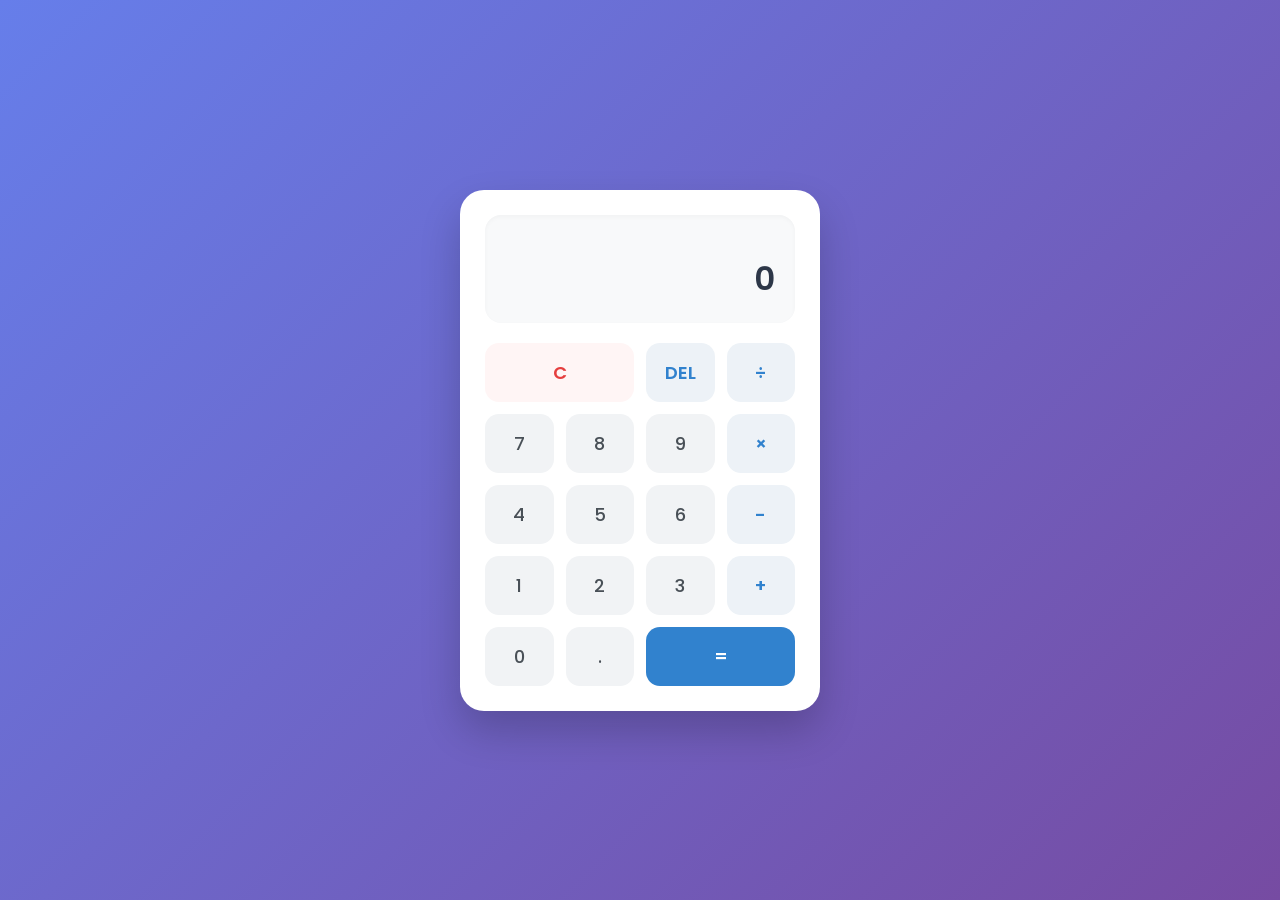
<file: 1/index.html>
<!DOCTYPE html>
<html lang="id">
<head>
    <meta charset="UTF-8">
    <meta name="viewport" content="width=device-width, initial-scale=1.0">
    <title>Kalkulator Online Modern</title>
    <!-- Google Fonts -->
    <link href="https://fonts.googleapis.com/css2?family=Poppins:wght@400;500;600&display=swap" rel="stylesheet">
    <!-- Hubungkan ke file CSS -->
    <link rel="stylesheet" href="style.css">
</head>
<body>

    <div class="calculator">
        <!-- Layar / Display Kalkulator -->
        <div class="display">
            <div id="previous-operand" class="previous-operand"></div>
            <div id="current-operand" class="current-operand">0</div>
        </div>

        <!-- Tombol-tombol Kalkulator -->
        <div class="buttons">
            <button class="btn operator span-two" id="clear">C</button>
            <button class="btn operator" id="delete">DEL</button>
            <button class="btn operator" data-operator="÷">÷</button>
            
            <button class="btn number" data-number="7">7</button>
            <button class="btn number" data-number="8">8</button>
            <button class="btn number" data-number="9">9</button>
            <button class="btn operator" data-operator="×">×</button>
            
            <button class="btn number" data-number="4">4</button>
            <button class="btn number" data-number="5">5</button>
            <button class="btn number" data-number="6">6</button>
            <button class="btn operator" data-operator="-">-</button>
            
            <button class="btn number" data-number="1">1</button>
            <button class="btn number" data-number="2">2</button>
            <button class="btn number" data-number="3">3</button>
            <button class="btn operator" data-operator="+">+</button>
            
            <button class="btn number" data-number="0">0</button>
            <button class="btn number" data-number=".">.</button>
            <button class="btn equals span-two" id="equals">=</button>
        </div>
    </div>

    <!-- Hubungkan ke file JavaScript -->
    <script src="script.js"></script>
</body>
</html>
</file>
<file: 1/style.css>
/* --- Pengaturan Dasar & Variabel --- */
* {
    margin: 0;
    padding: 0;
    box-sizing: border-box;
    font-family: 'Poppins', sans-serif;
}

body {
    background: linear-gradient(135deg, #667eea 0%, #764ba2 100%);
    display: flex;
    justify-content: center;
    align-items: center;
    min-height: 100vh;
}

/* --- Wadah Utama Kalkulator --- */
.calculator {
    background: #ffffff;
    width: 100%;
    max-width: 360px;
    padding: 25px;
    border-radius: 24px;
    box-shadow: 0 20px 40px rgba(0, 0, 0, 0.2);
}

/* --- Layar Kalkulator (Display) --- */
.display {
    background: #f8f9fa;
    padding: 20px;
    border-radius: 16px;
    margin-bottom: 20px;
    text-align: right;
    word-wrap: break-word;
    word-break: break-all;
    min-height: 90px;
    display: flex;
    flex-direction: column;
    justify-content: space-between;
    box-shadow: inset 0 2px 4px rgba(0,0,0,0.03);
}

.previous-operand {
    color: #8c98a4;
    font-size: 14px;
    min-height: 20px;
}

.current-operand {
    color: #2d3748;
    font-size: 32px;
    font-weight: 600;
}

/* --- Tata Letak Tombol (Grid) --- */
.buttons {
    display: grid;
    grid-template-columns: repeat(4, 1fr);
    gap: 12px;
}

/* --- Desain Tombol --- */
.btn {
    background: #f1f3f5;
    border: none;
    outline: none;
    padding: 16px;
    font-size: 18px;
    font-weight: 500;
    border-radius: 14px;
    cursor: pointer;
    color: #495057;
    transition: all 0.2s ease;
}

.btn:hover {
    background: #e2e8f0;
    transform: translateY(-2px);
}

.btn:active {
    transform: translateY(0);
}

/* Tombol Khusus Operator & Aksi */
.btn.operator {
    background: #edf2f7;
    color: #3182ce;
    font-weight: 600;
}

.btn.operator:hover {
    background: #e2e8f0;
}

#clear {
    background: #fff5f5;
    color: #e53e3e;
}

#clear:hover {
    background: #fed7d7;
}

.btn.equals {
    background: #3182ce;
    color: white;
    font-weight: 600;
}

.btn.equals:hover {
    background: #2b6cb0;
}

/* Lebar tombol ganda (Span 2 kolom) */
.span-two {
    grid-column: span 2;
}
</file>
